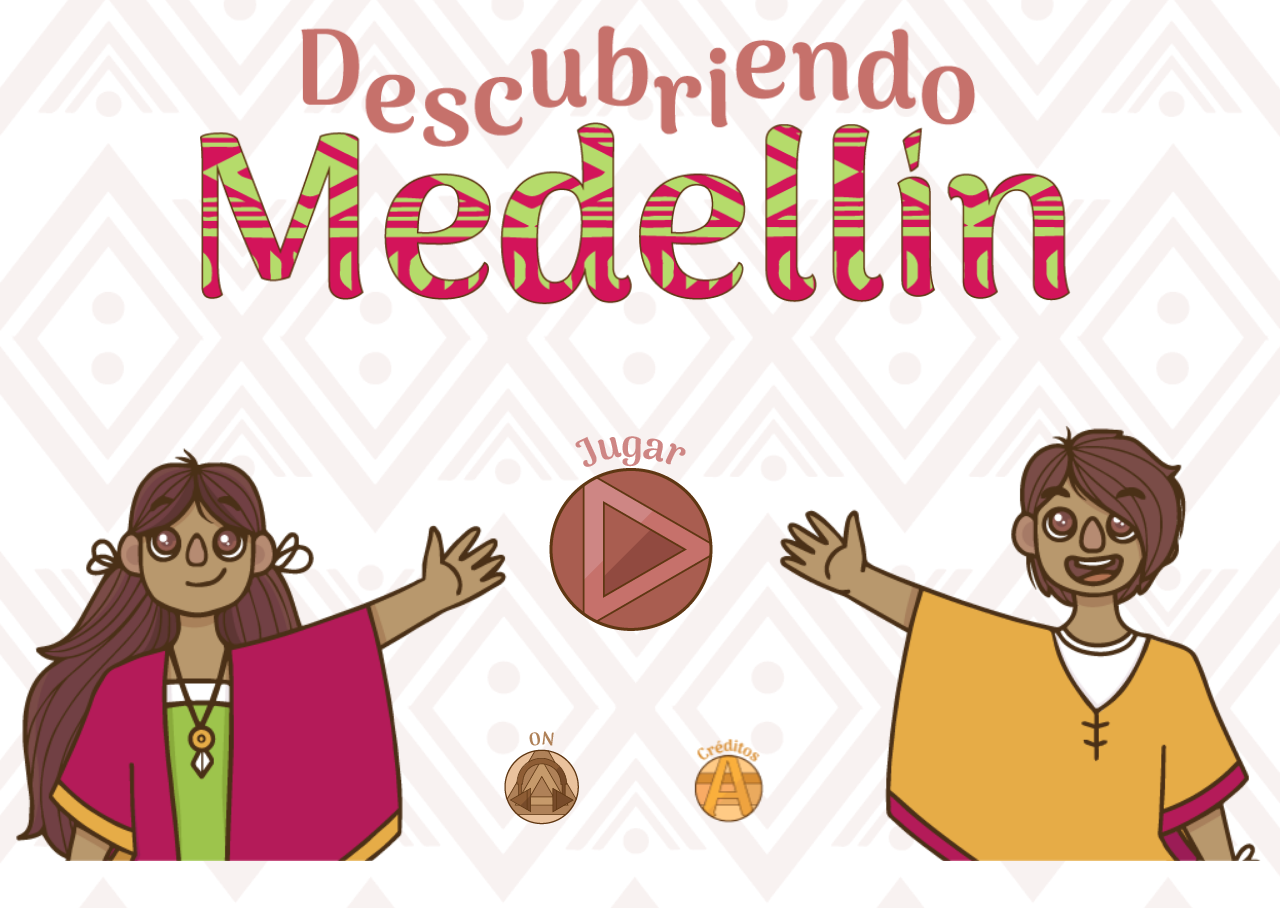
<file: index.html>
<!DOCTYPE html>
<html lang="en">

<head>
    <meta charset="UTF-8">
    <meta name="viewport" content="width=device-width, initial-scale=1.0">
    <meta http-equiv="X-UA-Compatible" content="ie=edge">
    <title>Descubriendo Medellín</title>
    <link rel="stylesheet" href="css/adivina.css">
    <link rel="stylesheet" href="css/concentrate.css">
    <link rel="stylesheet" href="css/puzzle.css">
    <link rel="stylesheet" href="https://cdnjs.cloudflare.com/ajax/libs/animate.css/3.7.2/animate.min.css">
</head>

<body>

    <section class="backgroundInitial" id="intro0" >
        <div class="nameApp">
            <img src="img/Título.png" class="titule"></img>
        </div>
        <div>
            <img src="img/Niños_inicio.png" class="childrens"></img>
            <input id="btnJugarInicio"type="image" src="img/Jugar_btn.png" class="playPrincipal" onclick="changePage('section_intro1','intro0')"></input>
        </div>
        <div>
            <input type="image" id="sonido_intro0" src="img/btnSoundOnHangman.png" class="musicPrincipal" onclick="StartOrStop(this)" value="On"></input>
            <input type="image" src="img/Créditos_btn.png" class="creditsPrincipal" onclick="changePage('creditos','intro0')"></input>
        </div>
    </section>


    <section class="intro1Screen ocultar" id="section_intro1">
        <div id="intro2">
            <img src="img/intro1.png" alt="">
        </div>
        <div id="div2de3">
            <img src="img/1de3.png" alt="">
        </div>
     
        <div id="divSoundBtnIntro2">
            <input id="soundBtnIntro1" type="image" src="img/btnSoundOnHangman.png" alt="Submit" class="button removeBorder"
            onclick="StartOrStop(this)" value="On">
        </div>

        <div id="divContinueBtnIntro2">
            <input id="continueBtnIntro2" type="image" src="img/btnSeguir.png" alt="Submit" class="button removeBorder" onclick="changePage('intro2Screen','section_intro1')">
        </div>
        <div id="divHomeBtnIntro2">
            <input id="homeBtnIntro2" type="image" src="img/btnHome.png" alt="Submit" class="button removeBorder" onclick="changePage('intro0','section_intro1')">
        </div>

    </section>



    <section id="intro2Screen" class="ocultar">

        <div id="intro2">
            <img src="img/intro2.png" alt="">
        </div>
        <div id="div2de3">
            <img src="img/2de3.png" alt="">
        </div>
        <div id="divHomeBtnIntro2">
            <input id="homeBtnIntro2" type="image" src="img/btnHome.png" alt="Submit" class="button removeBorder" onclick="changePage('intro0','intro2Screen')">
        </div>
        <div id="divSoundBtnIntro2">
            <input id="soundBtnIntro2" type="image" src="img/btnSoundOnHangman.png" alt="Submit" class="button removeBorder" onclick="StartOrStop(this)" value="On">
        </div>

        <div id="divContinueBtnIntro2">
            <input id="continueBtnIntro2" type="image" src="img/btnSeguir.png" alt="Submit" class="button removeBorder" onclick="changePage('intro3Screen','intro2Screen')">
        </div>
        <div id="divOmitirBtnIntro2">
            <input id="OmitirBtnIntro2" type="image" src="img/omitir_bt.png" alt="Submit" class="button removeBorder" onclick="changePage('elegir_juego','intro2Screen'), storyRead()">
        </div>
        <div id="divAtrasBtnIntro2">
            <input id="atrasBtnIntro2" type="image" src="img/btnAtras.png" alt="Submit" class="button removeBorder" onclick="changePage('section_intro1','intro2Screen')">
        </div>


    </section>

    <section id="intro3Screen" class="ocultar">
        <div id="divHomeBtnIntro2">
            <input id="homeBtnIntro2" type="image" src="img/btnHome.png" alt="Submit" class="button"onclick="changePage('intro0','intro3Screen')">
        </div>
        <div id="intro3">
            <img src="img/intro3.png" alt="">
        </div>
        <div id="div2de3">
            <img src="img/3de3.png" alt="">
        </div>
        <div id="divAtrasBtnIntro2">
            <input id="atrasBtnIntro2" type="image" src="img/btnAtras.png" alt="Submit" class="button removeBorder" onclick="changePage('intro2Screen','intro3Screen')">
        </div>

        <div id="divSoundBtnIntro3">
            <input id="soundBtnIntro3" type="image" src="img/btnSoundOnHangman.png" alt="Submit" class="button removeBorder"
            onclick="StartOrStop(this)" value="On">
        </div>
        <div id="divOmitirBtnIntro2">
            <input id="OmitirBtnIntro2" type="image" src="img/omitir_bt.png" alt="Submit" class="button removeBorder" onclick="changePage('elegir_juego','intro3Screen'), storyRead()">
        </div>
        <div id="divContinueBtnIntro3">
            <input id="continueBtnIntro3" type="image" src="img/btnSeguir.png" alt="Submit" class="button removeBorder" onclick="changePage('elegir_juego','intro3Screen'), storyRead()">
        </div>

    </section>

    <section class="elegir_juego  ocultar" id="elegir_juego">
        <span class="btn_home" onclick="changePage('intro0','elegir_juego')"></span>
        <div id="divSoundBtnIntro3">
            <input id="soundBtnElegirJuego" type="image" src="img/btnSoundOnHangman.png" alt="Submit" class="button removeBorder"
            onclick="StartOrStop(this)" value="On">
        </div>
        <img src="img/escoger_txt.png" id="escoger_text" alt="">
        <img src="img/palabras_bt.png" id="btn_palabras" class = "btns_menu"alt="" onclick="changePage('mainScreen_hangMan','elegir_juego')">
        <img src="img/concentrate_bt.png" id="btn_concentrate" class = "btns_menu"alt="" onclick="changePage('0','elegir_juego')">
        <img src="img/rompecabezas_bt.png" id="btn_rompecabezas" class = "btns_menu"alt="" onclick="changeHTML()">
</section>

    <section class="creditos ocultar" id="creditos">
        <span class="texto_creditos"></span>
        <img src="img/Créditos/Niños_creditos.png" class="positionChildren" alt="">
        <!-- <span class="atras_creditos"></span>
        <span class="sonido_creditos"></span> -->
        <img src="img/volver_bt.png" alt="" class="atras_creditos" onclick="changePage('intro0','creditos')">
        <img id="btnSoundCreditos" src="img/on_bt.png" alt="" class="sonido_creditos" onclick="StartOrStop(this)" value="On">
    </section>

    <!-- Adivina beginning -->
    <section id="mainScreen_hangMan" class="ocultar">

        <div id="titleWithText">
            <img src="img/adivinaCerroTitle.png" alt="">
        </div>

        <div id="mainCharacter">
            <img src="img/indi_p.png" alt="">
        </div>

        <div id="tutorialPalabras">
            <img src="img/minitutorial_palabras.gif" alt="">
        </div>

        <div id="divPlayBtn">
            <input id="playHangmanBtn" type="image" src="img/btnJugar.png" alt="Submit" class="button removeBorder"
                onclick="changePage('gameScreen_hangMan', 'mainScreen_hangMan')">
        </div>

        <div id="divBackBtn">
            <input id="backBtnHangman" type="image" src="img/btnAtras.png" alt="Submit" class="button removeBorder" onclick="changePage('elegir_juego', 'mainScreen_hangMan')">
        </div>

        <div id="divSoundBtn">
            <input id="btnSonidoOnMainHang" type="image" src="img/btnSonidoOn.png" alt="Submit" class="button removeBorder"
                onclick="StartOrStop(this)" value="On">
        </div>

        <div id="divHomeBtn">
            <input id="HomeBtnHangman" type="image" src="img/btnHome.png" alt="Submit" class="button removeBorder"onclick="changePage('intro0', 'mainScreen_hangMan')">
        </div>

    </section>

    <section id="gameOverScreen_hangMan" class="ocultar">

        <div id="gameOverTitleHangman">
            <img src="img/perdisteAdivina.png" alt="">
        </div>

        <div id="mainCharacterGameOver" class="mainCharacterIndi">
            <img src="img/indi.png" alt="">
        </div>

        <div id="divPlayAgainBtnGameOver">
            <input id="playAgainHangmanBtn" type="image" src="img/juegaotra_bt.png" alt="Submit" class="button removeBorder"
                onclick="playAgain('2');">
        </div>

        <div id="divBackBtnHangManGameOver">
            <input id="backBtnHangmanGameOver" type="image" src="img/btnHome.png" alt="Submit" class="button removeBorder"
                onclick="backToMenuEndGame('2')">
        </div>

        <div id="divSoundBtnHangManGameOver">
            <input id="soundBtnHangmanGameOver" type="image" src="img/btnSonidoOn.png" alt="Submit" class="button removeBorder"
                onclick="StartOrStop(this)" value="On">
        </div>

    </section>

    <section id="gameWonScreen_hangMan" class="ocultar">

        <div id="gameWonTitleHangman">
            <img src="img/ganasteAdivina.png" alt="">
        </div>

        <div id="mainCharacterGameWon" class="mainCharacterIndi">
            <img src="img/indi.png" alt="">
        </div>

        <div id="divPlayAgainBtnGameWon">
            <input id="playAgainHangmanBtnGameWon" type="image" src="img/juegaotra_bt.png" alt="Submit"
                class="button removeBorder" onclick="playAgain('3');">
        </div>

        <div id="divBackBtnHangManGameWon">
            <input id="backBtnHangmanGameWon" type="image" src="img/btnHome.png" alt="Submit" class="button removeBorder"
                onclick="backToMenuEndGame('3')">
        </div>

        <div id="divSoundBtnHangManGameWon">
            <input id="soundBtnHangmanGameWon" type="image" src="img/btnSonidoOn.png" alt="Submit" class="button removeBorder"
                onclick="StartOrStop(this)" value="On">
        </div>
    </section>

    <section id="gameScreen_hangMan" class="ocultar">


        <div id="adivinaBackground">
            <img id="imgBackGroundHangmanGame" src="img/adivinaBackground.png" alt="">
        </div>

        <div id="tltPalabras">
            <img src="img/tltPalabrasHangman.png" alt="">
        </div>

        <div id="btnHomeHangman">
            <input type="image" src="img/btnHome.png" alt="Submit" class="button removeBorder"
                onclick="changePage('elegir_juego', 'gameScreen_hangMan')">
        </div>

        <div id="btnSoundHangman">
            <input id="btnSonidoOnGameHangMan" type="image" src="img/btnSoundOnHangman.png" alt="Submit" class="button removeBorder"
                onclick="StartOrStop(this)" value="On">
        </div>

        <div id="eclipseHangman">
            <img src="img/eclipse.png" alt="">
        </div>

        <div id="sunPathHangman">
            <img src="img/movimiento_sol.png" alt="">
        </div>
        <div id="sunHangman">
            <img src="img/sol.png" alt="">
        </div>
        <div id="moonPathHangman">
            <img src="img/movimiento_luna.png" alt="">
        </div>
        <div id="moonHangman">
            <img src="img/luna.png" alt="">
        </div>
        <div id="usedLettersHangman">
            <img src="img/barra_letrasusadas.png" alt="">
        </div>
        <div id="topicBarHangman">
            <img id="level" src="img/level1.png" alt="">
        </div>

        <div id="letraQ">
            <input id="letterQ" type="image" src="img/letraQ.png" alt="Submit" class="button removeBorder"
                onclick="selectLetter('q');">
        </div>
        <div id="letraW">
            <input id="letterW" type="image" src="img/letraW.png" alt="Submit" class="button removeBorder"
                onclick="selectLetter('w');">
        </div>
        <div id="letraE">
            <input id="letterE" type="image" src="img/letraE.png" alt="Submit" class="button removeBorder"
                onclick="selectLetter('e');">
        </div>
        <div id="letraR">
            <input id="letterR" type="image" src="img/letraR.png" alt="Submit" class="button removeBorder"
                onclick="selectLetter('r');">
        </div>
        <div id="letraT">
            <input id="letterT" type="image" src="img/letraT.png" alt="Submit" class="button removeBorder"
                onclick="selectLetter('t');">
        </div>
        <div id="letraY">
            <input id="letterY" type="image" src="img/letraY.png" alt="Submit" class="button removeBorder"
                onclick="selectLetter('y');">
        </div>
        <div id="letraU">
            <input id="letterU" type="image" src="img/letraU.png" alt="Submit" class="button removeBorder"
                onclick="selectLetter('u');">
        </div>
        <div id="letraI">
            <input id="letterI" type="image" src="img/letraI.png" alt="Submit" class="button removeBorder"
                onclick="selectLetter('i');">
        </div>
        <div id="letraO">
            <input id="letterO" type="image" src="img/letraO.png" alt="Submit" class="button removeBorder"
                onclick="selectLetter('o');">
        </div>
        <div id="letraP">
            <input id="letterP" type="image" src="img/letraP.png" alt="Submit" class="button removeBorder"
                onclick="selectLetter('p');">
        </div>
        <div id="letraA">
            <input id="letterA" type="image" src="img/letraA.png" alt="Submit" class="button removeBorder"
                onclick="selectLetter('a');">
        </div>
        <div id="letraS">
            <input id="letterS" type="image" src="img/letraS.png" alt="Submit" class="button removeBorder"
                onclick="selectLetter('s');">
        </div>
        <div id="letraD">
            <input id="letterD" type="image" src="img/letraD.png" alt="Submit" class="button removeBorder"
                onclick="selectLetter('d');">
        </div>
        <div id="letraF">
            <input id="letterF" type="image" src="img/letraF.png" alt="Submit" class="button removeBorder"
                onclick="selectLetter('f');">
        </div>
        <div id="letraG">
            <input id="letterG" type="image" src="img/letraG.png" alt="Submit" class="button removeBorder"
                onclick="selectLetter('g');">
        </div>
        <div id="letraH">
            <input id="letterH" type="image" src="img/letraH.png" alt="Submit" class="button removeBorder"
                onclick="selectLetter('h');">
        </div>
        <div id="letraJ">
            <input id="letterJ" type="image" src="img/letraJ.png" alt="Submit" class="button removeBorder"
                onclick="selectLetter('j');">
        </div>
        <div id="letraK">
            <input id="letterK" type="image" src="img/letraK.png" alt="Submit" class="button removeBorder"
                onclick="selectLetter('k');">
        </div>
        <div id="letraL">
            <input id="letterL" type="image" src="img/letraL.png" alt="Submit" class="button removeBorder"
                onclick="selectLetter('l');">
        </div>
        <div id="letraNN">
            <input id="letterNN" type="image" src="img/letraNN.png" alt="Submit" class="button removeBorder"
                onclick="selectLetter('ñ');">
        </div>
        <div id="letraZ">
            <input id="letterZ" type="image" src="img/letraZ.png" alt="Submit" class="button removeBorder"
                onclick="selectLetter('z');">
        </div>
        <div id="letraX">
            <input id="letterX" type="image" src="img/letraX.png" alt="Submit" class="button removeBorder"
                onclick="selectLetter('x');">
        </div>
        <div id="letraC">
            <input id="letterC" type="image" src="img/letraC.png" alt="Submit" class="button removeBorder"
                onclick="selectLetter('c');">
        </div>
        <div id="letraV">
            <input id="letterV" type="image" src="img/letraV.png" alt="Submit" class="button removeBorder"
                onclick="selectLetter('v');">
        </div>
        <div id="letraB">
            <input id="letterB" type="image" src="img/letraB.png" alt="Submit" class="button removeBorder"
                onclick="selectLetter('b');">
        </div>
        <div id="letraN">
            <input id="letterN" type="image" src="img/letraN.png" alt="Submit" class="button removeBorder"
                onclick="selectLetter('n');">
        </div>
        <div id="letraM">
            <input id="letterM" type="image" src="img/letraM.png" alt="Submit" class="button removeBorder"
                onclick="selectLetter('m');">
        </div>



        <section id="wordAburraes">
            <img id="imgWordaburraes" src="img/palabraAburraes.png" alt="" class="ocultarLetter">
            <img id="aburraes_a1" src="img/letterA.png" alt="" class="ocultarLetter">
            <img id="aburraes_a2" src="img/atilde.png" alt="" class="ocultarLetter">
            <img id="aburraes_b" src="img/letterB.png" alt="" class="ocultarLetter">
            <img id="aburraes_u" src="img/letterU.png" alt="" class="ocultarLetter">
            <img id="aburraes_r1" src="img/letterR.png" alt="" class="ocultarLetter">
            <img id="aburraes_r2" src="img/letterR.png" alt="" class="ocultarLetter">
            <img id="aburraes_e" src="img/letterE.png" alt="" class="ocultarLetter">
            <img id="aburraes_s" src="img/letterS.png" alt="" class="ocultarLetter">
        </section>

        <section id="wordAltura" class="">
            <img id="imgWordaltura" src="img/palabraAltura.png" alt="" class="ocultarLetter">
            <img id="altura_a1" src="img/letterA.png" alt="" class="ocultarLetter">
            <img id="altura_l" src="img/letterL.png" alt="" class="ocultarLetter">
            <img id="altura_t" src="img/letterT.png" alt="" class="ocultarLetter">
            <img id="altura_u" src="img/letterU.png" alt="" class="ocultarLetter">
            <img id="altura_r" src="img/letterR.png" alt="" class="ocultarLetter">
            <img id="altura_a2" src="img/letterA.png" alt="" class="ocultarLetter">
        </section>

        <section id="wordceremoniales">
            <img id="imgWordceremoniales" src="img/palabraCeremoniales.png" alt="" class="ocultarLetter">
            <img id="ceremoniales_c" src="img/letterC.png" alt="" class="ocultarLetter">
            <img id="ceremoniales_e1" src="img/letterE.png" alt="" class="ocultarLetter">
            <img id="ceremoniales_r" src="img/letterR.png" alt="" class="ocultarLetter">
            <img id="ceremoniales_e2" src="img/letterE.png" alt="" class="ocultarLetter">
            <img id="ceremoniales_m" src="img/letterM.png" alt="" class="ocultarLetter">
            <img id="ceremoniales_o" src="img/letterO.png" alt="" class="ocultarLetter">
            <img id="ceremoniales_n" src="img/letterN.png" alt="" class="ocultarLetter">
            <img id="ceremoniales_i" src="img/letterI.png" alt="" class="ocultarLetter">
            <img id="ceremoniales_a" src="img/letterA.png" alt="" class="ocultarLetter">
            <img id="ceremoniales_l" src="img/letterL.png" alt="" class="ocultarLetter">
            <img id="ceremoniales_e3" src="img/letterE.png" alt="" class="ocultarLetter">
            <img id="ceremoniales_s" src="img/letterS.png" alt="" class="ocultarLetter">

        </section>


        <section id="wordCerro">
            <img id="imgWordcerro" src="img/palabraCerro.png" alt="" class="ocultarLetter">
            <img id="cerro_c" src="img/letterC.png" alt="" class="ocultarLetter">
            <img id="cerro_e" src="img/letterE.png" alt="" class="ocultarLetter">
            <img id="cerro_r1" src="img/letterR.png" alt="" class="ocultarLetter">
            <img id="cerro_r2" src="img/letterR.png" alt="" class="ocultarLetter">
            <img id="cerro_o" src="img/letterO.png" alt="" class="ocultarLetter">
        </section>

        <section id="wordIndi">
            <img id="imgWordindi" src="img/palabraIndi.png" alt="" class="ocultarLetter">
            <img id="indi_i1" src="img/letterI.png" alt="" class="ocultarLetter">
            <img id="indi_n" src="img/letterN.png" alt="" class="ocultarLetter">
            <img id="indi_d" src="img/letterD.png" alt="" class="ocultarLetter">
            <img id="indi_i2" src="img/letterI.png" alt="" class="ocultarLetter">
        </section>

        <section id="wordKila">
            <img id="imgWordkila" src="img/palabraKila.png" alt="" class="ocultarLetter">
            <img id="kila_k" src="img/letterK.png" alt="" class="ocultarLetter">
            <img id="kila_i" src="img/letterI.png" alt="" class="ocultarLetter">
            <img id="kila_l" src="img/letterL.png" alt="" class="ocultarLetter">
            <img id="kila_a" src="img/letterA.png" alt="" class="ocultarLetter">
        </section>

        <section id="wordMedellin">
            <img id="imgWordmedellin" src="img/palabraMedellin.png" alt="" class="ocultarLetter">
            <img id="medellin_m" src="img/letterM.png" alt="" class="ocultarLetter">
            <img id="medellin_e1" src="img/letterE.png" alt="" class="ocultarLetter">
            <img id="medellin_d" src="img/letterD.png" alt="" class="ocultarLetter">
            <img id="medellin_e2" src="img/letterE.png" alt="" class="ocultarLetter">
            <img id="medellin_l1" src="img/letterL.png" alt="" class="ocultarLetter">
            <img id="medellin_l2" src="img/letterL.png" alt="" class="ocultarLetter">
            <img id="medellin_i" src="img/itilde.png" alt="" class="ocultarLetter">
            <img id="medellin_n" src="img/letterN.png" alt="" class="ocultarLetter">
        </section>

        <section id="wordPrimavera">
            <img id="imgWordprimavera" src="img/palabraPrimavera.png" alt="" class="ocultarLetter">
            <img id="primavera_p" src="img/letterP.png" alt="" class="ocultarLetter">
            <img id="primavera_r1" src="img/letterR.png" alt="" class="ocultarLetter">
            <img id="primavera_i" src="img/letterI.png" alt="" class="ocultarLetter">
            <img id="primavera_m" src="img/letterM.png" alt="" class="ocultarLetter">
            <img id="primavera_a1" src="img/letterA.png" alt="" class="ocultarLetter">
            <img id="primavera_v" src="img/letterV.png" alt="" class="ocultarLetter">
            <img id="primavera_e" src="img/letterE.png" alt="" class="ocultarLetter">
            <img id="primavera_r2" src="img/letterR.png" alt="" class="ocultarLetter">
            <img id="primavera_a2" src="img/letterA.png" alt="" class="ocultarLetter">
        </section>

        <section id="wordValledeaburra">
            <img id="imgWordvalledeaburra" src="img/palabraValleDeAburra.png" alt="" class="ocultarLetter">
            <img id="valledeaburra_v" src="img/letterV.png" alt="" class="ocultarLetter">
            <img id="valledeaburra_a1" src="img/letterA.png" alt="" class="ocultarLetter">
            <img id="valledeaburra_l1" src="img/letterL.png" alt="" class="ocultarLetter">
            <img id="valledeaburra_l2" src="img/letterL.png" alt="" class="ocultarLetter">
            <img id="valledeaburra_e1" src="img/letterE.png" alt="" class="ocultarLetter">
            <img id="valledeaburra_d" src="img/letterD.png" alt="" class="ocultarLetter">
            <img id="valledeaburra_e2" src="img/letterE.png" alt="" class="ocultarLetter">
            <img id="valledeaburra_a2" src="img/letterA.png" alt="" class="ocultarLetter">
            <img id="valledeaburra_b" src="img/letterB.png" alt="" class="ocultarLetter">
            <img id="valledeaburra_u" src="img/letterU.png" alt="" class="ocultarLetter">
            <img id="valledeaburra_r1" src="img/letterR.png" alt="" class="ocultarLetter">
            <img id="valledeaburra_r2" src="img/letterR.png" alt="" class="ocultarLetter">
            <img id="valledeaburra_a3" src="img/atilde.png" alt="" class="ocultarLetter">
        </section>


        <section id="wordTradicional">
            <img id="imgWordtradicional" src="img/palabraTradicional.png" alt="" class="ocultarLetter">
            <img id="tradicional_t" src="img/letterT.png" alt="" class="ocultarLetter">
            <img id="tradicional_r" src="img/letterR.png" alt="" class="ocultarLetter">
            <img id="tradicional_a1" src="img/letterA.png" alt="" class="ocultarLetter">
            <img id="tradicional_d" src="img/letterD.png" alt="" class="ocultarLetter">
            <img id="tradicional_i1" src="img/letterI.png" alt="" class="ocultarLetter">
            <img id="tradicional_c" src="img/letterC.png" alt="" class="ocultarLetter">
            <img id="tradicional_i2" src="img/letterI.png" alt="" class="ocultarLetter">
            <img id="tradicional_o" src="img/letterO.png" alt="" class="ocultarLetter">
            <img id="tradicional_n" src="img/letterN.png" alt="" class="ocultarLetter">
            <img id="tradicional_a2" src="img/letterA.png" alt="" class="ocultarLetter">
            <img id="tradicional_l" src="img/letterL.png" alt="" class="ocultarLetter">
        </section>

        


        <div id="containerWrongLetters">
            <div id="container2">
            </div>
        </div>


    </section>

    <!-- <section>
        <iframe src="https://crackmayo.github.io/PalabrasCruzadas/" width="1024" height="768" frameborder="0" ></iframe>
    </section> -->

    <!-- Adivina Ending -->


    <!-- CONCENTRATE -->
    <!-- <section id="0" class="concentrate ocultar "> -->
        <!-- <span class="killa_intro"></span> -->
        <!-- INTRO -->
        <section id="0" class="intro ocultar ">
            <!-- <img src="img/kila_c.png" alt="" class="killa_intro">
            <img src="img/minitutorial_concentrate.gif" id="minitutorial">
            <span class="btn_atras"></span>
            <span class="btn_home"></span>
            <span class="btn_on"></span>
            <span class="btn_jugar"></span>
            <span class="concentrate_text"></span> -->
            <div id="titleWithText" class="texto_concentrate">
                <img src="img/concentrate-min.png" alt="">
            </div>
    
            <div id="mainCharacter">
                <img src="img/kila_c.png" alt="">
            </div>
    
            <div id="tutorialPalabras">
                <img src="img/minitutorial_concentrate.gif" alt="">
            </div>
    
            <div id="divPlayBtn">
                <input id="playHangmanBtn" type="image" src="img/btnJugar.png" alt="Submit" class="button removeBorder"
                    onclick="changePage('2', '0')">
            </div>
    
            <div id="divBackBtn">
                <input id="backBtnHangman" type="image" src="img/btnAtras.png" alt="Submit" class="button removeBorder" onclick="changePage('elegir_juego','0')">
            </div>
    
            <div id="divSoundBtn">
                <input id="btnSonidoOnConcentrate" type="image" src="img/btnSonidoOn.png" alt="Submit" class="button removeBorder"
                    onclick="StartOrStop(this)" value="On">
            </div>
    
            <div id="divHomeBtn">
                <input id="HomeBtnHangman" type="image" src="img/btnHome.png" alt="Submit" class="button removeBorder" onclick="changePage('intro0','0')">
            </div>
    
        </section>
        <!-- GANAR -->
        <section id="1" class="ganar ocultar ">
            <span class="ganaste "></span>
            <span class="btn_home" onclick="changePage('elegir_juego','1')"></span>
            <img id="killa_ganaste" src="img/kila2.png">
            <div id="divSoundBtnHangManGameWon">
                <input id="soundBtnConcentrateGameWon" type="image" src="img/btnSonidoOn.png" alt="Submit" class="button removeBorder"
                    onclick="StartOrStop(this)" value="On">
            </div>
            <span class="btn_jugar ganar"onclick="changePage('2','1')"></span>
        </section>
        <!-- PERDER -->
        <!-- <section id="2" class="perder ocultar">
            <span class="perdiste"></span>
            <span class="btn_jugar perder"></span>
        </section> -->
    <!-- </section> -->

    <section id="2" class="ocultar">
        <img src="img/Concentrate/concentrate_titulo.png" id="titulo_juego_concentrate" alt="">
        <!-- <img src="img/Concentrate/home_bt.png" id="boton_home_concentrate" alt="" onclick="changePage('intro0','intro3Screen')">
        <img src="img/Concentrate/on_bt.png" id="boton_on_concentrate" alt="" onclick=""> -->
        <div id="divSoundBtn" class="topbtn">
            <input id="btnSonidoConcentrate" type="image" src="img/btnSonidoOn.png" alt="Submit" class="button removeBorder"
                onclick="StartOrStop(this)" value="On">
        </div>

        <div id="divHomeBtn" class="topbtn">
            <input id="HomeBtnHangman" type="image" src="img/btnHome.png" alt="Submit" class="button removeBorder topbtn" onclick="changePage('elegir_juego','2')">
        </div>
        <img src="img/Concentrate/fondo_concentrate.png" alt="" id="fondo_concentrate">
        <div class="wrap">
            <div class="tarjeta-wrap ">
                <div class="tarjeta tarjeta_reves animated" id="carta_0" onclick="flip(this);"></div>
                <div class="tarjeta tarjeta_reves animated" id="carta_1" onclick="flip(this);"></div>
                <div class="tarjeta tarjeta_reves animated" id="carta_2" onclick="flip(this);"></div>
                <div class="tarjeta tarjeta_reves animated" id="carta_3" onclick="flip(this);"></div>
                <div class="tarjeta tarjeta_reves animated" id="carta_4" onclick="flip(this);"></div>
                <div class="tarjeta tarjeta_reves animated" id="carta_5" onclick="flip(this);"></div>
                <div class="tarjeta tarjeta_reves animated " id="carta_6" onclick="flip(this);"></div>
                <div class="tarjeta tarjeta_reves animated" id="carta_7" onclick="flip(this);"></div>
                <div class="tarjeta tarjeta_reves animated" id="carta_8" onclick="flip(this);"></div>
                <div class="tarjeta tarjeta_reves animated" id="carta_9" onclick="flip(this);"></div>
                <div class="tarjeta tarjeta_reves animated" id="carta_10" onclick="flip(this);"></div>
                <div class="tarjeta tarjeta_reves animated" id="carta_11" onclick="flip(this);"></div>
                <div class="tarjeta tarjeta_reves animated" id="carta_12" onclick="flip(this);"></div>
                <div class="tarjeta tarjeta_reves animated" id="carta_13" onclick="flip(this);"></div>
            </div>

    </section>
    <!-- FIN CONCENTRATE -->

    <!-- Puzzle beginning -->
    <section id="introPuzzle" class="backgroundSection ocultar">
        <div class="BtnInitialhomePuzle">
                <input type="image" src="img/home_bt.png" onclick="changeInitialHome()"></input>
        </div>
        <div class="btnInitialSonidoPuzzle">
                <input id="introPuzzleMusic" type="image" src="img/btnSoundOnHangman.png" onclick="StartOrStopPuzzle(this)" value="On"></input>
        </div>
    <div class="contenTitulePuzzle">
         <img src="img/rompecabezas_txt.png" class="puzzle_text"></img>
    </div>   
    <div class="playInitial">
         <input type="image" src="img/Jugar_btn.png" onclick="changePage('DevelopPuzzle','introPuzzle')"></input>
    </div> 
    <div class="backInitial">
            <input type="image" src="img/volver_bt.png" onclick="changePuzzleMap()"></input>
    </div>
    <div class="gifPuzzle">
            <img src="img/minitutorial_rompecabezas.gif">
    </div>
    <div class="kilaInitialPuzzle">
        
            <img src="img/kila_r.png" class="kilaInitialPuzzle">
    </div>      

</section>

<section id="GanarPuzzle" class="backgroundSection ocultar">
        <div class="BtnWinhomePuzle">
                <input type="image" src="img/home_bt.png" onclick="changeWinHome()"></input>
        </div>
        <div class="btnWinSonidoPuzzle">
                <input id="winPuzzleMusic" type="image" src="img/btnSoundOnHangman.png" onclick="StartOrStopPuzzle(this)" value="On"></input>
        </div>
        <div class="textWin">
                <img src="img/ganaste_rompecabezas.png" class="Lose"></img>
                <img src="img/juegaotra_bt.png" class="ubicationButton" onclick="changePage('DevelopPuzzle','GanarPuzzle')" ></img>
        </div>
        <div class="kilaWin">
            <img src="img/Kila.png" alt="">
        </div>
    
</section>

<section id="DevelopPuzzle" class="ocultar">
<div class="titulePuzzle">
    <div class="ImgPuzzle">
        <img src="img/rompecabezas_titulo.png">
    </div>            
</div>
<div class="BtnhomePuzle">
        <input type="image" src="img/home_bt.png" onclick="changePuzzleHome()"></input>
</div>
<div class="btnSonidoPuzzle">
        <input id="DevelopPuzzleMusic" type="image" src="img/btnSoundOnHangman.png" onclick="StartOrStopPuzzle(this)" value="On"></input>
</div>
<div class="tableGamePuzzle">
    
        <svg width="100%" height="100%" id="entrono">
            <g><image xlink:href="img/imagen1_rompecabezas.png" width="439" height="440" x="40" y="35"></g>
                <g class="padre" id="0"><image xlink:href="img/pieza 1.png" class="movil"></image></g>
                <g class="padre" id="1"><image xlink:href="img/pieza 2.png" class="movil"></image></g>
                <g class="padre" id="2"><image xlink:href="img/pieza 3.png" class="movil"></image></g>
                <g class="padre" id="3"><image xlink:href="img/pieza 4.png" class="movil"></image></g>
                <g class="padre" id="4"><image xlink:href="img/pieza 5.png" class="movil"></image></g>
                <g class="padre" id="5"><image xlink:href="img/pieza 6.png" class="movil"></image></g>
                <g class="padre" id="6"><image xlink:href="img/pieza 7.png" class="movil"></image></g>
                <g class="padre" id="7"><image xlink:href="img/pieza 8.png" class="movil"></image></g>
                <g class="padre" id="8"><image xlink:href="img/pieza 9.png" class="movil"></image></g>
                <g class="padre" id="9"><image xlink:href="img/pieza 10.png" class="movil" ></image></g>
                <g class="padre" id="10"><image xlink:href="img/pieza 11.png" class="movil"></image></g>
                <g class="padre" id="11"><image xlink:href="img/pieza 12.png" class="movil"></image></g>
                <g class="padre" id="12"><image xlink:href="img/pieza 13.png" class="movil"></image></g>
                <g class="padre" id="13"><image xlink:href="img/pieza 14.png" class="movil"></image></g>
                <g class="padre" id="14"><image xlink:href="img/pieza 15.png" class="movil"></image></g>
                <g class="padre" id="15"><image xlink:href="img/pieza 16.png" class="movil"></image></g>
        </svg>
           
</div>
</section>
<!-- Puzzle ending -->
        <audio id="soundTrackPuzzle" src="audio/musicadefondo.mp3" autoplay="true" loop="true"></audio>
        <script src="js/main.js"></script>
</body>
    <!-- Puzzle ending -->


    <audio id="soundTrack" src="audio/musicadefondo.mp3" autoplay="true" loop="true"></audio>
    <script src="js/main.js"></script>
    <script src="js/concentrate.js"></script>
    <script src="js/adivina.js"></script>
</body>

</html>
</file>
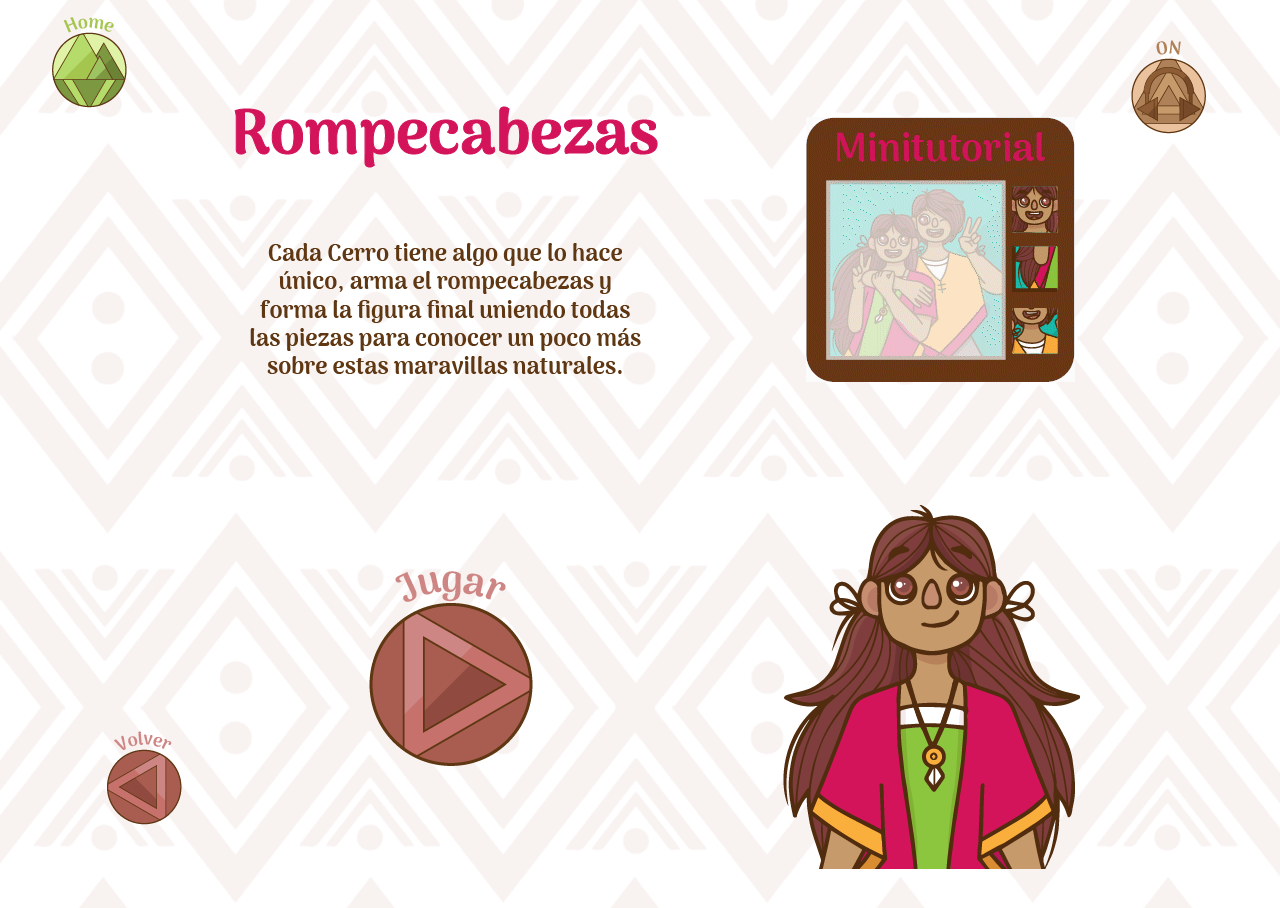
<file: puzzle.html>
<!DOCTYPE html>
<html lang="en">

<head>
        <meta charset="UTF-8">
        <meta name="viewport" content="width=device-width, initial-scale=1.0">
        <meta http-equiv="X-UA-Compatible" content="ie=edge">
        <title>Document</title>
        <link rel="stylesheet" href="css/puzzle.css">
        <link rel="stylesheet" href="css/adivina.css">
        <link rel="stylesheet" href="css/concentrate.css">
</head>

<body>

    <section id="introPuzzle" class="backgroundSection">
        <div class="BtnInitialhomePuzle">
                <input type="image" src="img/home_bt.png" onclick="changeInitialHome()"></input>
        </div>
        <div class="btnInitialSonidoPuzzle">
                <input id="introPuzzleMusic" type="image" src="img/btnSoundOnHangman.png" onclick="StartOrStopPuzzle(this)" value="On"></input>
        </div>
    <div class="contenTitulePuzzle">
         <img src="img/rompecabezas_txt.png" class="puzzle_text"></img>
    </div>   
    <div class="playInitial">
         <input type="image" src="img/Jugar_btn.png" onclick="changePage('DevelopPuzzle','introPuzzle')"></input>
    </div> 
    <div class="backInitial">
            <input type="image" src="img/volver_bt.png" onclick="changePuzzleMap()"></input>
    </div>
    <div class="gifPuzzle">
            <img src="img/minitutorial_rompecabezas.gif">
    </div>
    <div class="kilaInitialPuzzle">
        
            <img src="img/kila_r.png" class="kilaInitialPuzzle">
    </div>      

</section>

<section id="GanarPuzzle" class="backgroundSection ocultar">
        <div class="BtnWinhomePuzle">
                <input type="image" src="img/home_bt.png" onclick="changeWinHome()"></input>
        </div>
        <div class="btnWinSonidoPuzzle">
                <input id="winPuzzleMusic" type="image" src="img/btnSoundOnHangman.png" onclick="StartOrStopPuzzle(this)" value="On"></input>
        </div>
        <div class="textWin">
                <img src="img/ganaste_rompecabezas.png" class="Lose"></img>
                <img src="img/juegaotra_bt.png" class="ubicationButton" onclick="changePage('DevelopPuzzle','GanarPuzzle')" ></img>
        </div>
        <div class="kilaWin">
            <img src="img/Kila.png" alt="">
        </div>
    
</section>

<section id="DevelopPuzzle" class="ocultar">
<div class="titulePuzzle">
    <div class="ImgPuzzle">
        <img src="img/rompecabezas_titulo.png">
    </div>            
</div>
<div class="BtnhomePuzle">
        <input type="image" src="img/home_bt.png" onclick="changePuzzleHome()"></input>
</div>
<div class="btnSonidoPuzzle">
        <input id="DevelopPuzzleMusic" type="image" src="img/btnSoundOnHangman.png" onclick="StartOrStopPuzzle(this)" value="On"></input>
</div>
<div class="tableGamePuzzle">
    
        <svg width="100%" height="100%" id="entrono">
            <g><image xlink:href="img/imagen1_rompecabezas.png" width="439" height="440" x="40" y="35"></g>
                <g class="padre" id="0"><image xlink:href="img/pieza 1.png" class="movil"></image></g>
                <g class="padre" id="1"><image xlink:href="img/pieza 2.png" class="movil"></image></g>
                <g class="padre" id="2"><image xlink:href="img/pieza 3.png" class="movil"></image></g>
                <g class="padre" id="3"><image xlink:href="img/pieza 4.png" class="movil"></image></g>
                <g class="padre" id="4"><image xlink:href="img/pieza 5.png" class="movil"></image></g>
                <g class="padre" id="5"><image xlink:href="img/pieza 6.png" class="movil"></image></g>
                <g class="padre" id="6"><image xlink:href="img/pieza 7.png" class="movil"></image></g>
                <g class="padre" id="7"><image xlink:href="img/pieza 8.png" class="movil"></image></g>
                <g class="padre" id="8"><image xlink:href="img/pieza 9.png" class="movil"></image></g>
                <g class="padre" id="9"><image xlink:href="img/pieza 10.png" class="movil" ></image></g>
                <g class="padre" id="10"><image xlink:href="img/pieza 11.png" class="movil"></image></g>
                <g class="padre" id="11"><image xlink:href="img/pieza 12.png" class="movil"></image></g>
                <g class="padre" id="12"><image xlink:href="img/pieza 13.png" class="movil"></image></g>
                <g class="padre" id="13"><image xlink:href="img/pieza 14.png" class="movil"></image></g>
                <g class="padre" id="14"><image xlink:href="img/pieza 15.png" class="movil"></image></g>
                <g class="padre" id="15"><image xlink:href="img/pieza 16.png" class="movil"></image></g>
        </svg>
           
</div>
</section>
<!-- Puzzle ending -->
        <audio id="soundTrackPuzzle" src="audio/musicadefondo.mp3" autoplay="true" loop="true"></audio>
        <script src="js/main.js"></script>
</body>

</html>
</file>
<file: css/adivina.css>
section{
    width:auto;
    height:auto;
    /* border:1px solid black; */

    /* max-width: 50%;
    height: auto; */

 
    /* display: block; */
    justify-content: center;
    align-items: center;
    max-width: 100%;
    height: auto;

  }

  html, body{
    background-position: center;
    overflow:hidden; 
    background-attachment: fixed;
    background-size: cover;
    background-repeat: no-repeat;
    height: 100%;
}
  

.ocultar{
    display:none;
}

#mainScreen_hangMan{

    margin: 0;
    padding: 0;
    height: 100%;
    /* background-image: url('../img/background.png'); */
    background-position: center;
    overflow:hidden; 
    background-attachment: fixed;
    background-size: cover;
    background-repeat: no-repeat; 
}

#titleWithText{
    position: absolute;
    top: 17%;
    left: 18%;
}

#mainCharacter{
    position: absolute;
    top: 58%;
    left: 63%;
}

#tutorialPalabras{
    position: absolute;
    top: 13%;
    left: 63%;
}
#divPlayBtn{
    position: absolute;
    top: 63%;
    left: 27%;
}

#divBackBtn{
    position: absolute;
    top: 84%;
    left: 1%;
}

#divSoundBtn{
    position: absolute;
    top: 1%;
    left: 92%;
}

#HomeBtnHangman{
    position: absolute;
    top: 1%;
    left: 1%;
}



#gameOverScreen_hangMan{
    margin: 0;
    padding: 0;
    height: 100%;
    /* background-image: url('../img/background.png'); */
    background-position: center;
    overflow:hidden; 
    background-attachment: fixed;
    background-size: cover;
    background-repeat: no-repeat; 
    
    
    
}

#gameOverTitleHangman{

    position: absolute;
    top: 10%;
    left: 13%;
}

.mainCharacterIndi{
    position: absolute;
    top: 32%;
    left: 73%;
}

#divPlayAgainBtnGameOver{
    position: absolute;
    top: 69%;
    left: 36.5%;
}

#divBackBtnHangManGameOver{
    position: absolute;
    top: 1%;
    left: 1%;
}

#divSoundBtnHangManGameOver{
    position: absolute;
    top: 1%;
    left: 92%;
}

#gameWonScreen_hangMan{
    margin: 0;
    padding: 0;
    height: 100%;
    /* background-image: url('../img/background.png'); */
    background-position: center;
    overflow:hidden; 
    background-attachment: fixed;
    background-size: cover;
    background-repeat: no-repeat; 
}

#gameWonTitleHangman{
    position: absolute;
    top: 10%;
    left: 13%;
}

#divPlayAgainBtnGameWon{

    position: absolute;
    top: 71%;
    left: 36.5%
}

#divBackBtnHangManGameWon{
    position: absolute;
    top: 1%;
    left: 1%;
}

#divSoundBtnHangManGameWon{
    position: absolute;
    top: 1%;
    left: 92%;
}

#intro2Screen{
    margin: 0;
    padding: 0;
    height: 100%;
    /* background-image: url('../img/background.png'); */
    background-position: center;
    overflow:hidden; 
    background-attachment: fixed;
    background-size: cover;
    background-repeat: no-repeat; 
}

#intro2{
    position: absolute;
    top: 34%;
    left: 21%;
}

#div2de3{
    position: absolute;
    top: 92%;
    left: 48%;
}

#divAtrasBtnIntro2{
    position: absolute;
    top: 82%;
    left: 2%;
}
#divSoundBtnIntro2{
    position: absolute;
    top: 1%;
    left: 92%;
}
#divHomeBtnIntro2{
    position: absolute;
    top: 1%;
    left: 1%;
}

#divContinueBtnIntro2{

    position: absolute;
    top: 82%;
    left: 90%;
}
#divOmitirBtnIntro2{
    position: absolute;
    top: 86%;
    left: 82%;
}


#intro3Screen{
    margin: 0;
    padding: 0;
    height: 100%;
    /* background-image: url('../img/background.png'); */
    background-position: center;
    overflow:hidden; 
    background-attachment: fixed;
    background-size: cover;
    background-repeat: no-repeat; 
}

#intro3{
    position: absolute;
    top: 34%;
    left: 20.5%;
}

#divSoundBtnIntro3{
    position: absolute;
    top: 1%;
    left: 92%;
}

#divContinueBtnIntro3{

    position: absolute;
    top: 82%;
    left: 90%;
}


#gameScreen_hangMan{
    
}

#adivinaBackground{
    position: absolute;
    top: 14%;
    left: 10%;
    height: 50%;
    width: 80%;
    
}

#imgBackGroundHangmanGame{
    height: 150%;
    width: 100%;
    
}

#tltPalabras{
  
    position: absolute;
    top: 1%;
    left: 25%;
}



#btnHomeHangman{
    position: absolute;
    top: 1%;
    left: 1%;
}

#btnSoundHangman{
    position: absolute;
    top: 1%;
    left: 92%;
}


#eclipseHangman{

    position: absolute;
    top: 15%;
    left: 46%;
}

#sunPathHangman{

    position: absolute;
    top: 21.4%;
    left: 22.5%;
}

#sunHangman{
    position: absolute;
    top: 15%;
    left: 13%; 
}

#moonPathHangman{
    position: absolute;
    top: 21.4%;
    left: 55.5%;
}

#moonHangman{
    position: absolute;
    top: 16.3%;
    left: 79%;
}

#usedLettersHangman{
    position: absolute;
    top: 48.5%;
    left: 14.5%; 
}

#topicBarHangman{
    
    
    margin-top: -36%;    
}

#level{
    position: absolute;
    top: 81%;
    left: 79%; 
}



#letraQ{
    position: absolute;
    top: 60.5%;
    left: 25.5%; 
}
    

#letraW{
    position: absolute;
    top: 60.5%;
    left: 30.5%; 
}
#letraE{
    position: absolute;
    top: 60.5%;
    left: 35.5%; 
}
#letraR{
    position: absolute;
    top: 60.5%;
    left: 40.5%; 
}
#letraT{
    position: absolute;
    top: 60.5%;
    left: 45.5%;  
}
#letraY{
    position: absolute;
    top: 60.5%;
    left: 50.5%;  
}
#letraU{
    position: absolute;
    top: 60.5%;
    left: 55.5%;  
}
#letraI{
    position: absolute;
    top: 60.5%;
    left: 60.5%; 
}
#letraO{
    position: absolute;
    top: 60.5%;
    left: 65.5%; 
}
#letraP{
    position: absolute;
    top: 60.5%;
    left: 70.5%;  
}


#letraA{
    position: absolute;
    top: 69%;
    left: 25.5%;  
}
#letraS{
    position: absolute;
    top: 69%;
    left: 30.5%;  
}
#letraD{
    position: absolute;
    top: 69%;
    left: 35.5%; 
}
#letraF{
    position: absolute;
    top: 69%;
    left: 40.5%; 
}
#letraG{
    position: absolute;
    top: 69%;
    left: 45.5%; 
}
#letraH{
    position: absolute;
    top: 69%;
    left: 50.5%; 
}
#letraJ{
    position: absolute;
    top: 69%;
    left: 55.5%;  
}
#letraK{
    position: absolute;
    top: 69%;
    left: 60.5%;  
}
#letraL{
    position: absolute;
    top: 69%;
    left: 65.5%; 
}
#letraNN{
    position: absolute;
    top: 69%;
    left: 70.5%; 
}

#letraZ{
    position: absolute;
    top: 77%;
    left: 33.1%;
}
#letraX{
    position: absolute;
    top: 77%;
    left: 38.1%;
}
#letraC{
    position: absolute;
    top: 77%;
    left: 43.1%;
}
#letraV{
    position: absolute;
    top: 77%;
    left: 48.1%; 
}
#letraB{
    position: absolute;
    top: 77%;
    left: 53.1%; 
}
#letraN{
    position: absolute;
    top: 77%;
    left: 58.1%;
}
#letraM{
    position: absolute;
    top: 77%;
    left: 63.1%;
}

.sunMovement1{
    transition-property: left;
    transition-duration: 2s;
    left: 19.68% !important;
}

.sunMovement2{
    transition-property: left;
    transition-duration: 2s;
    left: 26.26% !important;
}

.sunMovement3{
    transition-property: left;
    transition-duration: 2s;
    left: 32.84% !important;
}

.sunMovement4{
    transition-property: left;
    transition-duration: 2s;
    left: 39.42% !important;
}

.sunMovement5{
    transition-property: left;
    transition-duration: 2s;
    left: 46% !important;
}

.moonMovement1{
    transition-property: left;
    transition-duration: 2s;
    left: 72.54% !important;
}
.moonMovement2{
    transition-property: left;
    transition-duration: 2s;
    left: 66.08% !important;
}
.moonMovement3{
    transition-property: left;
    transition-duration: 2s;
    left: 59.62% !important;
}
.moonMovement4{
    transition-property: left;
    transition-duration: 2s;
    left: 53.16% !important;
}
.moonMovement5{
    transition-property: left;
    transition-duration: 2s;
    left: 46.7% !important;
}


#wordAburraes{
    position: absolute;
    top: 41.5%;
    left: 35.5%;


}

#imgWordaburraes{
    margin-left: auto;
    margin-right: auto;

}

#aburraes_a1{
    position: absolute;
    top: -180%;
    left: 1.5%; 
}

#aburraes_a2{
    position: absolute;
    top: -210%;
    left: 65%; 
}
#aburraes_b{
    position: absolute;
    top: -180%;
    left: 15%; 
}
#aburraes_u{
    position: absolute;
    top: -180%;
    left: 26.8%; 
}
#aburraes_r1{
    position: absolute;
    top: -180%;
    left: 39.6%; 
}
#aburraes_r2{
    position: absolute;
    top: -180%;
    left: 52.3%; 
}
#aburraes_e{
    position: absolute;
    top: -180%;
    left: 78.6%; 
}
#aburraes_s{
    position: absolute;
    top: -180%;
    left: 91%; 
}

.ocultarLetter{
    display: none !important;
}


#containerWrongLetters{
    display: inline-block;
    position: absolute;
    left: 34%;
    right: auto;
    top: 48.5%;
    width: 66%;   
   
}

#container2{
    left: 10%;
    width: 100%; 

}

.wrongLetters{
   
    
    display: inline-block;
    margin-left: 5%;

}


#imgWordaltura{
    position: absolute;
    top: 41.5%;
    left: 39.3%;

}

#altura_a1{
    position: absolute;
    top: 35.5%;
    left: 39.7%; 
}

#altura_a2{
    position: absolute;
    top: 35.5%;
    left: 59.3%; 

}

#altura_l{
    position: absolute;
    top: 35.5%;
    left: 43.9%; 

}

#altura_t{
    position: absolute;
    top: 35.5%;
    left: 47.7%; 

}
#altura_u{
    position: absolute;
    top: 35.5%;
    left: 51.5%; 
}
#altura_r{
    position: absolute;
    top: 35.5%;
    left: 55.3%; 
}

/* .imgCurrentWord{
    margin-left: auto;
    margin-right: auto;
    display: block;

} */

#imgWordceremoniales{
    position: absolute;
    top: 41.5%;
    left: 27.4%;

}


#ceremoniales_c{
    position: absolute;
    top: 35.5%;
    left: 27.9%;
}
#ceremoniales_e1{
    position: absolute;
    top: 35.5%;
    left: 32%;
}
#ceremoniales_r{
    position: absolute;
    top: 35.5%;
    left: 35.6%;
}
#ceremoniales_e2{
    position: absolute;
    top: 35.5%;
    left: 39.6%;
}
#ceremoniales_m{
    position: absolute;
    top: 35.5%;
    left: 43.2%;
}
#ceremoniales_o{
    position: absolute;
    top: 35.5%;
    left: 47.5%;
}
#ceremoniales_n{
    position: absolute;
    top: 35.5%;
    left: 51.3%;
}
#ceremoniales_i{
    position: absolute;
    top: 35.5%;
    left: 55.8%;
}
#ceremoniales_a{
    position: absolute;
    top: 35.5%;
    left: 59%;
}
#ceremoniales_l{
    position: absolute;
    top: 35.5%;
    left: 63.3%;
}
#ceremoniales_e3{
    position: absolute;
    top: 35.5%;
    left: 67%;
}
#ceremoniales_s{
    position: absolute;
    top: 35.5%;
    left: 70.8%;
}

#imgWordcerro{
    position: absolute;
    top: 41.5%;
    left: 41.3%;

}

#cerro_c{
    position: absolute;
    top: 35.5%;
    left: 41.4%;

}
#cerro_e{
    position: absolute;
    top: 35.5%;
    left: 45.9%;

}
#cerro_r1{
    position: absolute;
    top: 35.5%;
    left: 49.4%;

}
#cerro_r2{
    position: absolute;
    top: 35.5%;
    left: 53.4%;

}
#cerro_o{
    position: absolute;
    top: 35.5%;
    left: 57.6%;

}

#imgWordindi{
    position: absolute;
    top: 41.5%;
    left: 43.2%;

}

#indi_i1{
    position: absolute;
    top: 35.5%;
    left: 44.3%;
}

#indi_n{
    position: absolute;
    top: 35.5%;
    left: 47.5%;
}

#indi_d{
    position: absolute;
    top: 35.5%;
    left: 51.5%;
}

#indi_i2{
    position: absolute;
    top: 35.5%;
    left: 56.2%;
}

#imgWordkila{
    position: absolute;
    top: 41.5%;
    left: 43.2%;

}
#kila_k{
    position: absolute;
    top: 35.5%;
    left: 43.7%;
}

#kila_i{
    position: absolute;
    top: 35.5%;
    left: 48.2%;
}

#kila_l{
    position: absolute;
    top: 35.5%;
    left: 51.7%;
}

#kila_a{
    position: absolute;
    top: 35.5%;
    left: 55.5%;
}


#imgWordmedellin{
    position: absolute;
    top: 41.5%;
    left: 35.3%;

}


#medellin_m{
    position: absolute;
    top: 35.5%;
    left: 35.5%;

}

#medellin_e1{
    position: absolute;
    top: 35.5%;
    left: 39.9%;

}

#medellin_d{
    position: absolute;
    top: 35.5%;
    left: 43.7%;

}

#medellin_e2{
    position: absolute;
    top: 35.5%;
    left: 47.7%;

}

#medellin_l1{
    position: absolute;
    top: 35.5%;
    left: 51.7%;

}

#medellin_l2{
    position: absolute;
    top: 35.5%;
    left: 55.5%;

}

#medellin_i{
    position: absolute;
    top: 35.5%;
    left: 59.8%;

}

#medellin_n{
    position: absolute;
    top: 35.5%;
    left: 63%;

}

#imgWordprimavera{
    position: absolute;
    top: 41.5%;
    left: 33.5%;

}


#primavera_p{
    position: absolute;
    top: 35.5%;
    left: 34.4%;
}
#primavera_r1{
    position: absolute;
    top: 35.5%;
    left: 37.7%;
}
#primavera_i{
    position: absolute;
    top: 35.5%;
    left: 42.3%;
}
#primavera_m{
    position: absolute;
    top: 35.5%;
    left: 45.3%;
}
#primavera_a1{
    position: absolute;
    top: 35.5%;
    left: 49.6%;
}
#primavera_v{
    position: absolute;
    top: 35.5%;
    left: 53.6%;
}
#primavera_e{
    position: absolute;
    top: 35.5%;
    left: 57.7%;
}
#primavera_r2{
    position: absolute;
    top: 35.5%;
    left: 61.2%;
}
#primavera_a2{
    position: absolute;
    top: 35.5%;
    left: 65.1%;
}

#imgWordvalledeaburra{
    position: absolute;
    top: 41.5%;
    left: 23%;

}

#valledeaburra_v{
    position: absolute;
    top: 35.5%;
    left: 23.6%;
}
#valledeaburra_a1{
    position: absolute;
    top: 35.5%;
    left: 27.3%;
}
#valledeaburra_l1{
    position: absolute;
    top: 35.5%;
    left: 31.6%;
}
#valledeaburra_l2{
    position: absolute;
    top: 35.5%;
    left: 35.5%;
}
#valledeaburra_e1{
    position: absolute;
    top: 35.5%;
    left: 39.3%;
}
#valledeaburra_d{
    position: absolute;
    top: 35.5%;
    left: 45.3%;
}
#valledeaburra_e2{
    position: absolute;
    top: 35.5%;
    left: 49.4%;
}
#valledeaburra_a2{
    position: absolute;
    top: 35.5%;
    left: 54.7%;
}
#valledeaburra_b{
    position: absolute;
    top: 35.5%;
    left: 58.8%;
}
#valledeaburra_u{
    position: absolute;
    top: 35.5%;
    left: 62.4%;
}
#valledeaburra_r1{
    position: absolute;
    top: 35.5%;
    left: 66.3%;
}
#valledeaburra_r2{
    position: absolute;
    top: 35.5%;
    left: 70%;
}
#valledeaburra_a3{
    position: absolute;
    top: 34.8%;
    left: 74.3%;
}

#imgWordtradicional{
    position: absolute;
    top: 41.5%;
    left: 29.5%;

}
#tradicional_t{
    position: absolute;
    top: 35.5%;
    left: 30.2%;
}
#tradicional_r{
    position: absolute;
    top: 35.5%;
    left: 33.8%;
}
#tradicional_a1{
    position: absolute;
    top: 35.5%;
    left: 37.8%;
}
#tradicional_d{
    position: absolute;
    top: 35.5%;
    left: 41.7%;
}
#tradicional_i1{
    position: absolute;
    top: 35.5%;
    left: 46.3%;
}
#tradicional_c{
    position: absolute;
    top: 35.5%;
    left: 49.6%;
}
#tradicional_i2{
    position: absolute;
    top: 35.5%;
    left: 54%;
}
#tradicional_o{
    position: absolute;
    top: 35.5%;
    left: 57.4%;
}
#tradicional_n{
    position: absolute;
    top: 35.5%;
    left: 61%;
}
#tradicional_a2{
    position: absolute;
    top: 35.5%;
    left: 65%;
}
#tradicional_l{
    position: absolute;
    top: 35.5%;
    left: 69.2%;
}



/* Green */
.success {
    border-color: #4CAF50;
    color: green;
  }
  
  .success:hover {
    background-color: #4CAF50;
    color: white;
  }
  
  /* Blue */
  .info {
    border-color: #2196F3;
    color: dodgerblue
  }
  
  .info:hover {
    background: #2196F3;
    color: white;
  }
  
  /* Orange */
  .warning {
    border-color: #ff9800;
    color: orange;
  }
  
  .warning:hover {
    background: #ff9800;
    color: white;
  }
  
  /* Red */
  .danger {
    border-color: #f44336;
    color: red
  }
  
  .danger:hover {
    background: #f44336;
    color: white;
  }
  
  /* Gray */
  .default {
    border-color: #e7e7e7;
    color: black;
  }
  
  .default:hover {
    background: #e7e7e7;
  }


  .removeBorder{
    background:none;
    outline:none; ;
    border-style: none;
  }


  iframe{
    zoom: 0.89;
    -moz-transform: scale(0.75);
    -moz-transform-origin: 0 0;
    -o-transform: scale(0.75);
    -o-transform-origin: 0 0;
    -webkit-transform: scale(0.75);
    -webkit-transform-origin: 0 0;
  }
</file>
<file: css/concentrate.css>
body{
    background-image: url('../img/Repite-min.png');
}
/* -----------Section Concentrate-------------- */
.concentrate{
    position: relative;
    width:100%;
    height:100%;
    background-image: url('../img/Repite-min.png');
    
}
/* --------------Section Creditos------------------- */
.creditos{
    position: relative;
    width:100%;
    height:100%;
  
}
.texto_creditos{
    position: fixed;
    top: 17%;
    right: 35%;
    width: 322px;
    height: 316px;
    background: url("../img/creditos.png") no-repeat;
    background-position: center center;
    background-size: 100%;
}

.atras_creditos{
    position: fixed;
    bottom: 3%;
    right: 40%;
    /* width: 133px;
    height: 153px;
    background: url("../img/Créditos/Atras_btn.png") no-repeat;
    background-position: center center;
    background-size: 100%; */
}
.sonido_creditos{
    position: fixed;
    bottom: 3%;
    left: 40%;
    /* width: 133px;
    height: 153px;
    background: url("../img/Créditos/Sonido_creditos_btn.png") no-repeat;
    background-position: center center;
    background-size: 100%; */
}
/* -----------------Section 1------------------------- */
.killa_intro{
    position: fixed;
    bottom: 0%;
    right: 3%;

}

.concentrate_text{
    position: fixed;
    top: 13%;
    left: 19%;
    width: 547px;
    height: 364px;
    background: url("../img/concentrate-min.png") no-repeat;
    background-position: center center;
    background-size: 100%;
}

.btn_jugar{
    position: fixed;
    bottom: 10%;
    left: 34%;
    width: 200px;
    height: 220px;
    background: url("../img/Jugar_btn-min.png") no-repeat;
    background-position: center center;
    background-size: 100%;
}
.btn_jugar.ganar{
    bottom: 8%;
    left: 37%;
    width: 140px;
    height: 150px; 
}
.btn_jugar.perder{
    bottom: 16%;
    left: 37%;
    width: 140px;
    height: 150px; 
}
.btn_home{
    position: fixed;
    top: 1%;
    left: 1%;
    width: 82px;
    height:95px;
    background: url("../img/Concentrate/home_bt.png") no-repeat;
}
.btn_on{
    position: fixed;
    top: 3%;
    right:  5%;
    width: 82px;
    height:95px;
    background: url("../img/Concentrate/on_bt.png") no-repeat;
}
.btn_atras{
    position: fixed;
    bottom: 5%;
    left: 5%;
    width: 82px;
    height:95px;
    background: url("../img/volver_bt.png") no-repeat;
  
}
.btn_sonido{
    position: fixed;
    bottom: 13%;
    left: 10%;
    width: 78px;
    height: 87px;
    background: url("../img/sonido_btn-min.png") no-repeat;
    background-position: center center;
    background-size: 100%;
}
.perdiste{
    position: fixed;
    top: 13%;
    left: 12%;
    width: 598px;
    height: 578px;
    background: url("../img/perdiste_concentrate-min.png") no-repeat;
    background-position: center center;
    background-size: 100%;
}
.ganaste{
    position: fixed;
    top: 13%;
    left: 15%;
    width: 598px;
    height: 578px;
    background: url("../img/ganaste_concentrate-min.png") no-repeat;
    background-position: center center;
    background-size: 100%;
}

#killa_ganaste{
    position: fixed;
    bottom: 0%;
    right: 4%;
}
#minitutorial{
    position: fixed;
    right: 5%;
    top: 18%;
    /* background-color: no; */
}

/* ----------------Tarjetas------------------- */
.wrap{
    position: absolute;
    top: 12%;
    left: 9%;
    width: 85%;
    height: auto;
    margin: 50px auto;
    display: flex;
    padding-top: 34px;
    /* background-color: #000; */
}

.tarjeta{
    margin-right: 5px !important;
    margin-bottom: 50px;
    display: inline-block;
    }

.tarjeta.tarjeta_reves{
    width: 127px;
    height: 185px;
    background-color: red;
    background: url("../img/Concentrate/carta1.png ") no-repeat;
    background-repeat:no-repeat;
    background-position: center center;
    background-size: 100%;
}

.tarjeta.tarjeta_reves.cruz{
    width: 127px;
    height: 185px;
    background: url("../img/carta_cruz.png ") no-repeat;
    background-repeat:no-repeat;
    background-position: center center;
    background-size: 100%;
}
.tarjeta.tarjeta_reves.iglesia{
    width: 127px;
    height: 185px;
    background: url("../img/carta_iglesia.png ") no-repeat;
    background-repeat:no-repeat;
    background-position: center center;
    background-size: 100%;
}
.tarjeta.tarjeta_reves.jesus{
    width: 127px;
    height: 185px;
    background: url("../img/carta_jesus.png ") no-repeat;
    background-repeat:no-repeat;
    background-position: center center;
    background-size: 100%;
}
.tarjeta.tarjeta_reves.metrocable{
    width: 127px;
    height: 185px;
    background: url("../img/carta_metrocable.png ") no-repeat;
    background-repeat:no-repeat;
    background-position: center center;
    background-size: 100%;
}
.tarjeta.tarjeta_reves.puente{
    width: 127px;
    height: 185px;
    background: url("../img/carta_puente.png ") no-repeat;
    background-repeat:no-repeat;
    background-position: center center;
    background-size: 100%;
}
.tarjeta.tarjeta_reves.silla{
    width: 127px;
    height: 185px;
    background: url("../img/carta_silla.png ") no-repeat;
    background-repeat:no-repeat;
    background-position: center center;
    background-size: 100%;
}
.tarjeta.tarjeta_reves.virgen{
    width: 127px;
    height: 185px;
    background: url("../img/carta_virgen.png ") no-repeat;
    background-repeat:no-repeat;
    background-position: center center;
    background-size: 100%;
}

/* s */

.fondo_concentrate{
    position: fixed;
    top: 17%;
    left: 8%;
    width: 846px;
    height: 520px;
    /* background-image: url(../img/Concentrate/fondo_concentrate.png) no-repeat; */
    /* background-color: red; */
    background-position: center center;
    background-size: 100%;

}
#fondo_concentrate{
    position: fixed;
    top: 17%;
    left: 5%;
    width: 90%;
    height: 550px;
}
#titulo_juego_concentrate{
    position: fixed;
    left: 28%;
}
#boton_home_concentrate{
    position: fixed;
    left: 5%;
}
#boton_on_concentrate{
    position: fixed;
    right: 5%;
}

.btns_menu{
    position: fixed;
    top: 38%;
}
#escoger_text{
    position: fixed;
    width: 622px;
    top: 20%;
    left: 24%;
}
#btn_palabras.btns_menu{
    left: 15%;
}
#btn_concentrate.btns_menu{
    left: 40%;
}
#btn_rompecabezas.btns_menu{
    right: 15%;
}
#titleWithText.texto_concentrate{
    left: 13%;
}

/* #divSoundBtn{
    top: 1%;
}
#divHomeBtn{
    top: 1%;
} */

#divSoundBtn.topbtn{
    top: 1%;
}

#HomeBtnHangman.topbtn{
    top: 1%;
}
.positionChildren{
    position: absolute;
    left: 4.5%;
}
</file>
<file: css/puzzle.css>
.backgroundInitial{
    margin: 0;
    padding: 0;
    text-align: center;
    height: 100%;
}
.nameApp{
    width: 100%;
    height: 0%;
}
.titule{
    width: 70%;
}
.playPrincipal{
    outline: 0;
    border: 0;
    position: fixed;
    left: 42%;
    top: 47%;
}
.musicPrincipal{
    outline: 0;
    border: 0;
    position: fixed;
    left: 39%;
    top: 81%;
}
.creditsPrincipal{
    outline: 0;
    border: 0;
    position: fixed;
    left: 54%;
    top: 82%;
    height: 87px;
    width: 75px;
}
.childrens{
    position: absolute;
    top: -11%;
    right: 0%;
    width: 100%;
    height: auto;
}
.intro1{
    margin: 0;
    padding: 0;
    text-align: center;
    height: 100%;
    
}
.backgroundSection{
    margin: 0;
    padding: 0;
    text-align: center;
    height: 100%;
}
.history1{
    width: 100%;
    height: 0%;
}
.advancement{
    position: fixed;
    left: 83%;
    top: 72%;
}
.musicIntro{
    position: fixed;
    left: 5%;
    top: 80%;
}
.introduction{
    margin-top: 20%;
    width: 100%;
    height: auto
}
.puzzle{
    position: relative;
    width:100%;
    height:100%;
    
}
.killaPuzzle{
    position: fixed;
    top: 15%;
    right: 7%;
    width: 212px;
    height: 570px;
}

.puzzle_text{
    position: fixed;
    top: 11%;
    left: 18%;
}
.btnJugarPuzzle{
    position: fixed;
    bottom: 15%;
    left: 37%;
    width: 140px;
    height: 170px;

}
.btnJugarPuzzle.ganar{
    bottom: 15%;
    left: 37%;
    width: 140px;
    height: 150px; 
}
.btnJugarPuzzler.perder{
    bottom: 15%;
    left: 37%;
    width: 140px;
    height: 150px; 
}

.btnAtrasPuzzle{
    position: fixed;
    bottom: 25%;
    left: 10%;
    width: 65px;
    height: 70px;
}
.btnSonidoPuzzle{
    position: fixed;
    bottom: 13%;
    left: 10%;
    width: 65px;
    height: 70px;
}
.Lose{
    position: fixed;
    top: 10%;
    left: 12%;
}
.win{
    position: fixed;
    top: 13%;
    left: 12%;
    width: 598px;
    height: 578px;
}
#DevelopPuzzle{
    background-size:cover;
    position: relative;
    overflow: hidden;
    max-width: 100%;
    height: 100%; 
}
.titulePuzzle{
    width: 100%;
    height: 16%;
    margin-top: 7px;
}
.ImgPuzzle{
    margin-top: 10px;
    text-align: center;
}
.BtnhomePuzle{
    float: left;
    position: fixed;
    top: 12px;
    left: 46px;
}
.btnSonidoPuzzle{
    position: fixed;
    top: 11px;
    left: 89%;
}
.tableGamePuzzle{
    border-radius: 0 0 34px 34px;
    margin-top: -7px;
    width: 92%;
    height: 78%;
    background-image: url(../img/fondo_rompecabezas.png);
    background-repeat: no-repeat;
    margin-left: 49px;  
    position: relative;
    overflow: hidden;
    background-size:cover;
}
.entrono{
    position: fixed;
    overflow: hidden;
}
.BtnInitialhomePuzle{
    float: left;
    position: fixed;
    top: 12px;
    left: 46px;
}
.btnInitialSonidoPuzzle{
    position: fixed;
    bottom: 88%;
    left: 88%;
    width: 65px;
    height: 70px;
}
.playInitial{
    position: fixed;
    top: 62%;
    left: 28%;
}
.backInitial{
    position: fixed;
    top: 81%;
    left: 8%;
}
.kilaInitialPuzzle{
    position: fixed;
    top: 56%;
    left: 60%;
}
.gifPuzzle{
    position: fixed;
    top: 13%;
    left: 63%;
}
.BtnWinhomePuzle{
    float: left;
    position: fixed;
    top: 12px;
    left: 46px;
}
.btnWinSonidoPuzzle{
    position: fixed;
    bottom: 88%;
    left: 88%;
    width: 65px;
    height: 70px;
}
.kilaWin{
    position: fixed;
    top:30%;
    left: 69%;
}
.ubicationButton{
    position: fixed;
    top:70%;
    left: 35%;
}
</file>
